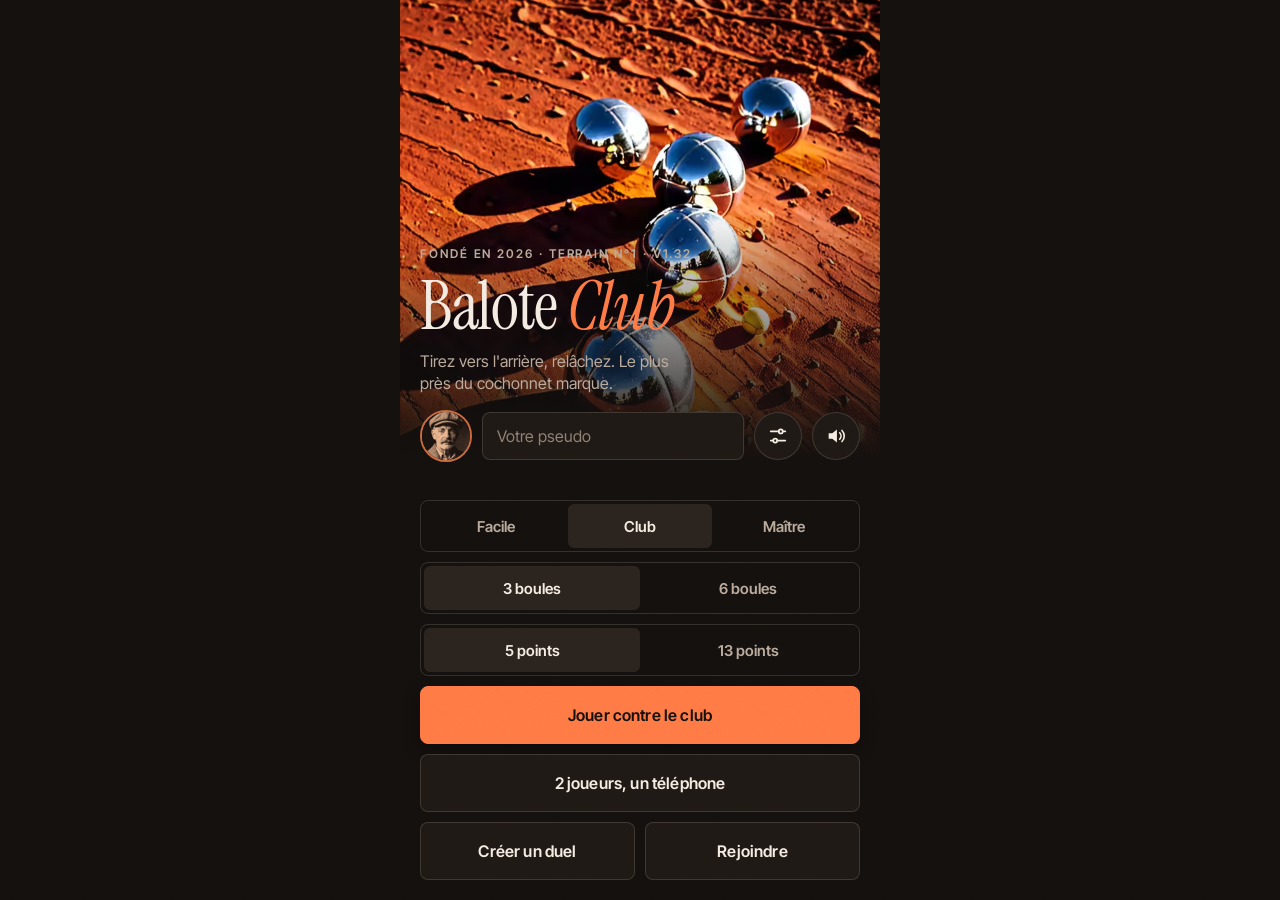
<file: index.html>
<!doctype html>
<html lang="fr">
<head>
  <meta charset="utf-8">
  <meta name="viewport" content="width=device-width, initial-scale=1, viewport-fit=cover">
  <meta name="theme-color" content="#14100e">
  <meta name="description" content="Balote Club — pétanque tour par tour, en solo contre le club ou en duel à distance.">
  <title>Balote Club</title>
  <link rel="icon" href="data:image/svg+xml,%3Csvg xmlns='http://www.w3.org/2000/svg' viewBox='0 0 32 32'%3E%3Ccircle cx='16' cy='16' r='15' fill='%2314100e'/%3E%3Ccircle cx='16' cy='16' r='9' fill='%23c96a3f'/%3E%3Ccircle cx='13' cy='13' r='3' fill='%23f0a17c'/%3E%3C/svg%3E">
  <link rel="preload" href="assets/fonts/instrument-serif-latin-400.woff2" as="font" type="font/woff2" crossorigin>
  <link rel="preload" href="assets/fonts/inter-tight-latin-600.woff2" as="font" type="font/woff2" crossorigin>
  <link rel="preload" as="image" type="image/avif"
        imagesrcset="assets/img/hero-720.avif 720w, assets/img/hero-1080.avif 1080w, assets/img/hero-1440.avif 1440w"
        imagesizes="(min-width: 560px) 480px, 100vw" fetchpriority="high">
  <link rel="stylesheet" href="css/tokens.css">
  <link rel="stylesheet" href="css/app.css">
  <script type="module" src="js/main.js"></script>
</head>
<body>
  <div class="grain" aria-hidden="true"></div>

  <main id="app" class="app">

    <!-- Menu -->
    <section id="ecran-menu" class="ecran ecran--menu est-actif" aria-labelledby="titre-menu">
      <picture class="hero">
        <source type="image/avif" srcset="assets/img/hero-720.avif 720w, assets/img/hero-1080.avif 1080w, assets/img/hero-1440.avif 1440w" sizes="(min-width: 560px) 480px, 100vw">
        <source type="image/webp" srcset="assets/img/hero-720.webp 720w, assets/img/hero-1080.webp 1080w, assets/img/hero-1440.webp 1440w" sizes="(min-width: 560px) 480px, 100vw">
        <img src="assets/img/hero-1080.webp" width="1080" height="1350" alt="Trois boules et un cochonnet sur l'argile, en lumière rasante de fin de journée" loading="eager" fetchpriority="high" decoding="async">
      </picture>
      <div class="menu-corps">
        <p class="surtitre">Fondé en 2026 · Terrain n°1 · <span id="version"></span></p>
        <h1 id="titre-menu" class="titre">Balote <em>Club</em></h1>
        <p class="accroche">Tirez vers l'arrière, relâchez. Le plus près du cochonnet marque.</p>

        <div class="profil">
          <button type="button" class="avatar-btn" id="btn-avatar" aria-label="Changer d'avatar">
            <img id="avatar-moi" src="assets/avatars/01.webp" width="48" height="48" alt="">
          </button>
          <label class="champ champ--pseudo">
            <span class="sr">Pseudo</span>
            <input id="pseudo" type="text" maxlength="14" autocomplete="nickname" spellcheck="false" placeholder="Votre pseudo">
          </label>
          <button type="button" class="icone-btn" id="btn-reglages" aria-label="Réglages">
            <svg viewBox="0 0 24 24" width="22" height="22" aria-hidden="true"><path d="M4 7h9M17 7h3M4 17h3M11 17h9" stroke="currentColor" stroke-width="1.8" stroke-linecap="round" fill="none"/><circle cx="15" cy="7" r="2.2" fill="none" stroke="currentColor" stroke-width="1.8"/><circle cx="9" cy="17" r="2.2" fill="none" stroke="currentColor" stroke-width="1.8"/></svg>
          </button>
          <button type="button" class="icone-btn" id="btn-son" aria-pressed="true" aria-label="Son activé">
            <svg viewBox="0 0 24 24" width="22" height="22" aria-hidden="true"><path class="ic-hp" d="M4 9h4l5-4v14l-5-4H4z" fill="currentColor"/><path class="ic-on" d="M16 8.5a5 5 0 0 1 0 7M18.5 6a8.5 8.5 0 0 1 0 12" stroke="currentColor" stroke-width="1.8" fill="none" stroke-linecap="round"/><path class="ic-off" d="M16 9l5 6M21 9l-5 6" stroke="currentColor" stroke-width="1.8" stroke-linecap="round"/></svg>
          </button>
        </div>

        <p class="message message--pseudo" id="pseudo-msg" role="status"></p>

        <div class="actions">
          <div class="segment" role="radiogroup" aria-label="Niveau du bot">
            <button type="button" role="radio" aria-checked="false" data-niveau="0">Facile</button>
            <button type="button" role="radio" aria-checked="true" data-niveau="1">Club</button>
            <button type="button" role="radio" aria-checked="false" data-niveau="2">Maître</button>
          </div>
          <div class="segment segment--boules" role="radiogroup" aria-label="Boules par joueur (solo)">
            <button type="button" role="radio" aria-checked="true" data-boules="3">3 boules</button>
            <button type="button" role="radio" aria-checked="false" data-boules="6">6 boules</button>
          </div>
          <div class="segment segment--but" role="radiogroup" aria-label="Points pour gagner (solo et deux joueurs)">
            <button type="button" role="radio" aria-checked="true" data-but="5">5 points</button>
            <button type="button" role="radio" aria-checked="false" data-but="13">13 points</button>
          </div>
          <button type="button" class="btn btn--plein" id="btn-solo">Jouer contre le club</button>
          <button type="button" class="btn" id="btn-local">2 joueurs, un téléphone</button>
          <div class="rangee">
            <button type="button" class="btn" id="btn-creer">Créer un duel</button>
            <button type="button" class="btn" id="btn-rejoindre">Rejoindre</button>
          </div>
        </div>
      </div>
    </section>

    <!-- Rejoindre -->
    <section id="ecran-rejoindre" class="ecran ecran--salon" aria-labelledby="titre-rejoindre" hidden>
      <div class="fond-ambiance" aria-hidden="true"></div>
      <div class="salon-corps">
        <p class="surtitre">Duel à distance</p>
        <h2 id="titre-rejoindre" class="titre titre--m">Entrer le code</h2>
        <form id="form-code" class="form-code" autocomplete="off">
          <label class="champ champ--code">
            <span class="sr">Code du salon</span>
            <input id="saisie-code" type="text" inputmode="text" maxlength="5" pattern="[A-Za-z0-9]{5}" autocapitalize="characters" spellcheck="false" placeholder="A1B2C" required>
          </label>
          <p id="erreur-code" class="message message--erreur" role="alert"></p>
          <button type="submit" class="btn btn--plein">Rejoindre la partie</button>
        </form>
        <button type="button" class="btn btn--fantome" data-retour>Retour</button>
      </div>
    </section>

    <!-- Salon -->
    <section id="ecran-salon" class="ecran ecran--salon" aria-labelledby="titre-salon" hidden>
      <div class="fond-ambiance" aria-hidden="true"></div>
      <div class="salon-corps">
        <p class="surtitre">Salon privé</p>
        <h2 id="titre-salon" class="titre titre--m">Code du duel</h2>
        <p id="code-salon" class="code" aria-live="polite">-----</p>
        <button type="button" class="btn" id="btn-copier">Copier le lien</button>
        <div class="vs">
          <div class="joueur joueur--rouge">
            <img id="salon-avatar-0" src="assets/avatars/01.webp" width="72" height="72" alt="">
            <span id="salon-nom-0">Vous</span>
          </div>
          <span class="vs-sep">contre</span>
          <div class="joueur joueur--bleu">
            <img id="salon-avatar-1" src="assets/avatars/01.webp" width="72" height="72" alt="" class="est-vide">
            <span id="salon-nom-1">En attente</span>
          </div>
        </div>
        <p id="statut-salon" class="message" aria-live="polite">En attente d'un adversaire…</p>
        <button type="button" class="btn btn--fantome" id="btn-annuler-salon">Annuler</button>
      </div>
    </section>

    <!-- Jeu -->
    <section id="ecran-jeu" class="ecran ecran--jeu" aria-label="Partie en cours" hidden>
      <div class="scene">
        <canvas id="terrain" tabindex="0" aria-label="Terrain. Glissez vers l'arrière puis relâchez pour lancer. Au clavier : flèches gauche et droite pour viser, haut et bas pour doser, espace pour lancer."></canvas>
        <header class="hud">
          <div class="chip chip--rouge">
            <img id="hud-avatar-0" src="assets/avatars/01.webp" width="32" height="32" alt="">
            <div class="chip-txt"><span id="hud-nom-0" class="chip-nom">Vous</span><span class="chip-boules" id="hud-boules-0" aria-label="Boules restantes">3</span></div>
            <strong id="hud-score-0" class="chip-score">0</strong>
          </div>
          <p class="hud-manche" id="hud-manche">Mène 1</p>
          <div class="chip chip--bleu">
            <strong id="hud-score-1" class="chip-score">0</strong>
            <div class="chip-txt"><span id="hud-nom-1" class="chip-nom">Club</span><span class="chip-boules" id="hud-boules-1" aria-label="Boules restantes">3</span></div>
            <img id="hud-avatar-1" src="assets/avatars/02.webp" width="32" height="32" alt="">
          </div>
        </header>
        <p id="score-live" class="sr" aria-live="polite"></p>
        <div class="bas">
          <p id="bandeau" class="bandeau" aria-live="assertive">À vous de jouer</p>
          <button type="button" class="icone-btn icone-btn--sombre" id="btn-observer" aria-pressed="false" aria-label="Observer le terrain : déplacer et zoomer la vue">
            <svg viewBox="0 0 24 24" width="20" height="20" aria-hidden="true"><path d="M2 12s3.6-6.5 10-6.5S22 12 22 12s-3.6 6.5-10 6.5S2 12 2 12z" fill="none" stroke="currentColor" stroke-width="1.8" stroke-linejoin="round"/><circle cx="12" cy="12" r="3" fill="currentColor"/></svg>
          </button>
          <button type="button" class="icone-btn icone-btn--sombre" id="btn-quitter" aria-label="Quitter la partie">
            <svg viewBox="0 0 24 24" width="20" height="20" aria-hidden="true"><path d="M6 6l12 12M18 6L6 18" stroke="currentColor" stroke-width="2" stroke-linecap="round"/></svg>
          </button>
        </div>
      </div>
    </section>

    <!-- Fin -->
    <section id="ecran-fin" class="ecran ecran--fin" aria-labelledby="titre-fin" hidden>
      <div class="fond-ambiance" aria-hidden="true"></div>
      <div class="salon-corps">
        <p class="surtitre" id="fin-surtitre">Fin de partie</p>
        <h2 id="titre-fin" class="titre">Victoire</h2>
        <div class="vs vs--fin">
          <div class="joueur joueur--rouge">
            <img id="fin-avatar-0" src="assets/avatars/01.webp" width="72" height="72" alt="">
            <span id="fin-nom-0">Vous</span>
            <strong id="fin-score-0" class="score-fin">5</strong>
          </div>
          <span class="vs-sep">à</span>
          <div class="joueur joueur--bleu">
            <img id="fin-avatar-1" src="assets/avatars/02.webp" width="72" height="72" alt="">
            <span id="fin-nom-1">Club</span>
            <strong id="fin-score-1" class="score-fin">3</strong>
          </div>
        </div>
        <p id="fin-detail" class="message"></p>
        <button type="button" class="btn btn--plein" id="btn-rejouer">Rejouer</button>
        <button type="button" class="btn btn--fantome" data-retour>Menu</button>
      </div>
    </section>

    <!-- Chargement -->
    <div id="chargement" class="chargement" role="status" aria-live="polite">
      <p class="titre titre--m">Balote <em>Club</em></p>
      <div class="jauge" aria-hidden="true"><span id="jauge-remplie"></span></div>
      <p id="chargement-txt" class="message">Chargement…</p>
      <button type="button" class="btn" id="btn-reessayer" hidden>Réessayer</button>
    </div>
  </main>

  <dialog id="dialogue-avatar" class="dialogue dialogue--profil" aria-labelledby="titre-avatar">
    <h2 id="titre-avatar" class="titre titre--s">Mon profil</h2>
    <div class="reglage">
      <p class="reglage-nom">Portrait</p>
      <div class="grille-avatars" id="grille-avatars"></div>
      <button type="button" class="btn" id="btn-photo">Utiliser ma photo</button>
      <input type="file" id="fichier-photo" accept="image/*" hidden>
    </div>
    <div class="reglage">
      <p class="reglage-nom">Pseudo réservé</p>
      <p class="reglage-aide" id="compte-etat">Sans réservation, votre pseudo est libre tant que personne ne l'a réservé.</p>
      <form id="form-reserver" class="form-compte" autocomplete="off">
        <label class="sr" for="mdp-reserver">Mot de passe</label>
        <input id="mdp-reserver" type="password" minlength="8" maxlength="64" autocomplete="new-password" placeholder="Mot de passe (8 caractères minimum)" required>
        <button type="submit" class="btn btn--plein" id="btn-reserver">Réserver mon pseudo</button>
      </form>
      <details class="deja" id="bloc-connexion">
        <summary>J'ai déjà un pseudo réservé</summary>
        <form id="form-connexion" class="form-compte" autocomplete="off">
          <label class="sr" for="connexion-pseudo">Pseudo</label>
          <input id="connexion-pseudo" type="text" maxlength="14" autocomplete="username" placeholder="Pseudo" required>
          <label class="sr" for="connexion-mdp">Mot de passe</label>
          <input id="connexion-mdp" type="password" maxlength="64" autocomplete="current-password" placeholder="Mot de passe" required>
          <button type="submit" class="btn">Me connecter</button>
        </form>
      </details>
      <button type="button" class="btn" id="btn-deconnexion" hidden>Se déconnecter de ce pseudo</button>
      <p class="message" id="compte-message" role="status"></p>
    </div>
    <button type="button" class="btn btn--fantome" id="btn-fermer-avatar">Fermer</button>
  </dialog>

  <dialog id="dialogue-reglages" class="dialogue" aria-labelledby="titre-reglages">
    <h2 id="titre-reglages" class="titre titre--s">Réglages</h2>
    <div class="reglage">
      <p class="reglage-nom">Roulage</p>
      <div class="segment segment--sol" role="radiogroup" aria-label="Terrain (solo et deux joueurs)">
        <button type="button" role="radio" aria-checked="false" data-sol="lisse">Lisse</button>
        <button type="button" role="radio" aria-checked="true" data-sol="terre">Terre</button>
        <button type="button" role="radio" aria-checked="false" data-sol="gravier">Gravier</button>
      </div>
      <p class="reglage-aide">Lisse roule le plus, gravier le moins.</p>
    </div>
    <div class="reglage">
      <label class="reglage-nom" for="reglage-cailloux">Cailloux <output id="sortie-cailloux">30 %</output></label>
      <input type="range" id="reglage-cailloux" min="0" max="100" step="10" value="30">
      <p class="reglage-aide">Ils dévient les boules : plus il y en a, plus c'est dur.</p>
    </div>
    <div class="reglage">
      <p class="reglage-nom">Longueur</p>
      <div class="segment segment--longueur" role="radiogroup" aria-label="Longueur du terrain (solo et deux joueurs)">
        <button type="button" role="radio" aria-checked="true" data-longueur="normal">Normal</button>
        <button type="button" role="radio" aria-checked="false" data-longueur="long">Long</button>
        <button type="button" role="radio" aria-checked="false" data-longueur="tresLong">Très long</button>
      </div>
    </div>
    <div class="reglage">
      <label class="reglage-nom" for="reglage-musique">Musique <output id="sortie-musique">40 %</output></label>
      <input type="range" id="reglage-musique" min="0" max="100" step="10" value="40">
      <label class="sr" for="reglage-piste">Piste</label>
      <select id="reglage-piste" class="liste"></select>
      <p class="reglage-aide" id="piste-en-cours">Six ambiances chill, enchaînées ou au choix.</p>
    </div>
    <div class="reglage">
      <p class="reglage-nom">Effets sonores</p>
      <button type="button" class="btn" id="btn-test-son">Tester le son</button>
      <p class="reglage-aide" id="diag-son" role="status"></p>
    </div>
    <p class="reglage-aide">Les duels en ligne utilisent toujours Terre, 30 % de cailloux et la longueur normale.</p>
    <button type="button" class="btn btn--plein" id="btn-fermer-reglages">Fermer</button>
  </dialog>

  <dialog id="dialogue-passage" class="dialogue" aria-labelledby="titre-passage">
    <h2 id="titre-passage" class="titre titre--s">Au tour de Joueur</h2>
    <p class="message">Passez-lui le téléphone, puis touchez Prêt.</p>
    <button type="button" class="btn btn--plein" id="btn-passage-pret">Prêt</button>
  </dialog>

  <dialog id="dialogue-quitter" class="dialogue" aria-labelledby="titre-quitter">
    <h2 id="titre-quitter" class="titre titre--s">Quitter la partie ?</h2>
    <p class="message" id="quitter-detail">La partie en cours sera perdue.</p>
    <div class="rangee">
      <button type="button" class="btn" id="btn-quitter-non">Continuer</button>
      <button type="button" class="btn btn--plein" id="btn-quitter-oui">Quitter</button>
    </div>
  </dialog>
</body>
</html>
</file>
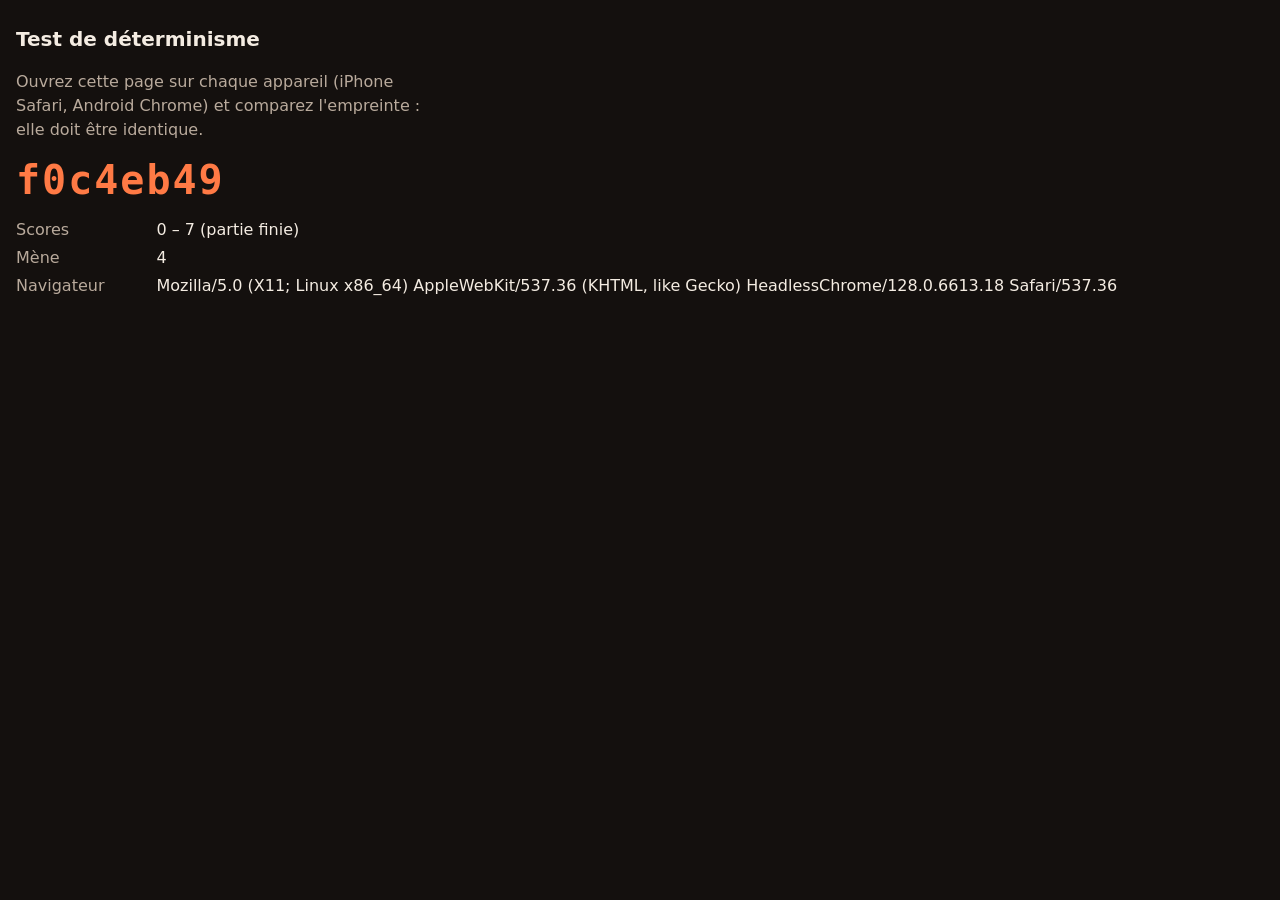
<file: tests/determinisme.html>
<!doctype html>
<html lang="fr">
<head>
  <meta charset="utf-8">
  <meta name="viewport" content="width=device-width, initial-scale=1">
  <title>Balote Club — test de déterminisme</title>
  <style>
    body { margin: 0; padding: 24px 16px; background: #14100e; color: #f4ece2; font: 16px/1.5 system-ui, sans-serif; }
    h1 { font-size: 1.25rem; margin: 0 0 12px; }
    .empreinte { font: 600 2.5rem/1.1 ui-monospace, Menlo, monospace; color: #ff7a45; letter-spacing: 0.05em; margin: 16px 0; }
    dl { display: grid; grid-template-columns: auto 1fr; gap: 4px 12px; margin: 0; }
    dt { color: #b9aa9c; }
    p { color: #b9aa9c; max-width: 40ch; }
  </style>
</head>
<body>
  <h1>Test de déterminisme</h1>
  <p>Ouvrez cette page sur chaque appareil (iPhone Safari, Android Chrome) et comparez l'empreinte : elle doit être identique.</p>
  <p class="empreinte" id="empreinte">…</p>
  <dl>
    <dt>Scores</dt><dd id="scores">…</dd>
    <dt>Mène</dt><dd id="mene">…</dd>
    <dt>Navigateur</dt><dd id="ua">…</dd>
  </dl>
  <script type="module">
    import { executerReference } from './scenario.js';
    const r = executerReference();
    document.getElementById('empreinte').textContent = r.empreinte;
    document.getElementById('scores').textContent = r.scores.join(' – ') + (r.fini ? ' (partie finie)' : '');
    document.getElementById('mene').textContent = r.mene;
    document.getElementById('ua').textContent = navigator.userAgent;
  </script>
</body>
</html>
</file>
<file: css/tokens.css>
@font-face {
  font-family: "Instrument Serif";
  src: url("../assets/fonts/instrument-serif-latin-400.woff2") format("woff2");
  font-weight: 400;
  font-style: normal;
  font-display: swap;
}
@font-face {
  font-family: "Instrument Serif";
  src: url("../assets/fonts/instrument-serif-latin-400-italic.woff2") format("woff2");
  font-weight: 400;
  font-style: italic;
  font-display: swap;
}
/* Google Fonts sert Inter Tight en police variable : les fichiers 400 et 600 sont
   identiques, on n'en charge qu'un pour couvrir les deux graisses. */
@font-face {
  font-family: "Inter Tight";
  src: url("../assets/fonts/inter-tight-latin-600.woff2") format("woff2");
  font-weight: 400 600;
  font-display: swap;
}

:root {
  /* Palette */
  --argile: #c96a3f;
  --braise: #ff7a45;
  --espresso: #14100e;
  --espresso-2: #1f1915;
  --espresso-3: #2b231e;
  --creme: #f4ece2;
  --creme-2: #b9aa9c;
  --ok: #8fc98a;
  --erreur: #ff8a7a;
  --rouge-equipe: #e07a4f;
  --bleu-equipe: #8fb0d4;
  --ligne: rgba(244, 236, 226, 0.14);

  /* Typo */
  --serif: "Instrument Serif", Georgia, "Times New Roman", serif;
  --sans: "Inter Tight", system-ui, -apple-system, "Segoe UI", Roboto, sans-serif;

  /* Rayons */
  --r-1: 4px;
  --r-2: 8px;
  --r-3: 14px;
  --r-rond: 999px;

  /* Ombres */
  --ombre-1: 0 1px 2px rgba(0, 0, 0, 0.35);
  --ombre-2: 0 6px 16px rgba(0, 0, 0, 0.4);
  --ombre-3: 0 18px 44px rgba(0, 0, 0, 0.55);

  /* Courbes */
  --ease-sortie: cubic-bezier(0.16, 1, 0.3, 1);
  --ease-ressort: cubic-bezier(0.34, 1.4, 0.64, 1);

  /* Zones sûres */
  --safe-t: env(safe-area-inset-top, 0px);
  --safe-b: env(safe-area-inset-bottom, 0px);

  --bouton-h: 58px;
  --gouttiere: 20px;
}
</file>
<file: css/app.css>
*, *::before, *::after { box-sizing: border-box; }

html, body {
  margin: 0;
  height: 100%;
  background: var(--espresso);
  color: var(--creme);
  font-family: var(--sans);
  font-size: 16px;
  line-height: 1.4;
  overscroll-behavior: none;
  -webkit-text-size-adjust: 100%;
  -webkit-tap-highlight-color: transparent;
}
body { overflow: hidden; }

img { display: block; max-width: 100%; }
button, input { font: inherit; color: inherit; }
[hidden] { display: none !important; }

.sr {
  position: absolute; width: 1px; height: 1px; margin: -1px; padding: 0;
  overflow: hidden; clip: rect(0 0 0 0); white-space: nowrap; border: 0;
}

:focus { outline: none; }
:focus-visible {
  outline: 2px solid var(--braise);
  outline-offset: 3px;
}

/* Grain argentique : overlay inerte */
.grain {
  position: fixed; inset: 0; z-index: 50; pointer-events: none;
  opacity: 0.07; mix-blend-mode: overlay;
  background-image: url("data:image/svg+xml;utf8,<svg xmlns='http://www.w3.org/2000/svg' width='160' height='160'><filter id='n'><feTurbulence type='fractalNoise' baseFrequency='.9' numOctaves='2' stitchTiles='stitch'/></filter><rect width='100%' height='100%' filter='url(%23n)'/></svg>");
}

/* Coque : colonne portrait centrée */
.app {
  position: relative;
  width: 100%;
  max-width: 480px;
  height: 100vh;
  height: 100dvh;
  margin: 0 auto;
  overflow: hidden;
  background: var(--espresso);
}

.ecran {
  position: absolute; inset: 0;
  display: flex; flex-direction: column;
  opacity: 0;
  transform: translateY(12px);
  transition: opacity 0.32s var(--ease-sortie), transform 0.42s var(--ease-sortie);
  pointer-events: none;
}
.ecran.est-actif { opacity: 1; transform: none; pointer-events: auto; }

/* Typo */
.surtitre {
  margin: 0;
  font-size: 0.75rem; font-weight: 600;
  letter-spacing: 0.16em; text-transform: uppercase;
  color: var(--creme-2);
}
.titre {
  margin: 0;
  font-family: var(--serif); font-weight: 400;
  font-size: clamp(3rem, 15vw, 4.25rem);
  line-height: 0.92; letter-spacing: -0.02em;
}
.titre em { font-style: italic; color: var(--braise); }
.titre--m { font-size: 2.5rem; }
.titre--s { font-size: 1.75rem; }
.accroche { margin: 0; color: var(--creme-2); max-width: 30ch; }
.message { margin: 0; min-height: 1.4em; color: var(--creme-2); text-align: center; }
.message--erreur { color: var(--erreur); }

/* Boutons */
.btn {
  display: inline-flex; align-items: center; justify-content: center;
  min-height: var(--bouton-h);
  padding: 0 22px;
  border: 1px solid var(--ligne);
  border-radius: var(--r-2);
  background: var(--espresso-2);
  font-weight: 600; font-size: 1rem; letter-spacing: 0.01em;
  cursor: pointer;
  transition: transform 0.18s var(--ease-ressort), background-color 0.2s, border-color 0.2s;
  touch-action: manipulation;
}
.btn:hover { border-color: rgba(244, 236, 226, 0.3); }
.btn:active { transform: scale(0.97); }
.btn[disabled] { opacity: 0.5; cursor: default; }
.btn--plein {
  background: var(--braise); border-color: var(--braise); color: var(--espresso);
  box-shadow: var(--ombre-2);
}
.btn--plein:hover { background: #ff8c5e; border-color: #ff8c5e; }
.btn--fantome { background: transparent; border-color: transparent; color: var(--creme-2); }

.icone-btn {
  flex: none;
  display: grid; place-items: center;
  width: 48px; height: 48px;
  border: 1px solid var(--ligne); border-radius: var(--r-rond);
  background: var(--espresso-2); cursor: pointer;
}
.icone-btn--sombre { background: rgba(20, 16, 14, 0.7); }
#btn-son .ic-off { display: none; }
#btn-son[aria-pressed="false"] .ic-on { display: none; }
#btn-son[aria-pressed="false"] .ic-off { display: inline; }

.rangee { display: flex; gap: 10px; }
.rangee > * { flex: 1; }

/* Menu */
.ecran--menu { justify-content: flex-end; }
.hero {
  position: absolute; inset: 0 0 auto 0;
  height: 52%;
}
.hero img { width: 100%; height: 100%; object-fit: cover; object-position: 50% 30%; }
.hero::after {
  content: ""; position: absolute; inset: 0;
  background: linear-gradient(180deg, rgba(20, 16, 14, 0) 45%, var(--espresso) 98%);
}
.menu-corps {
  position: relative;
  display: flex; flex-direction: column; gap: 12px;
  padding: 0 var(--gouttiere) calc(var(--gouttiere) + var(--safe-b));
}
.profil { display: flex; align-items: center; gap: 10px; margin-top: 4px; }
.avatar-btn {
  flex: none; padding: 0; width: 52px; height: 52px;
  border: 2px solid var(--argile); border-radius: var(--r-rond);
  overflow: hidden; background: var(--espresso-3); cursor: pointer;
}
.avatar-btn img { width: 100%; height: 100%; object-fit: cover; }
.champ { display: block; flex: 1; }
.champ input {
  width: 100%; min-height: 48px; padding: 0 14px;
  border: 1px solid var(--ligne); border-radius: var(--r-2);
  background: var(--espresso-2);
  font-size: 1rem;
}
.champ input::placeholder { color: #8f8174; }
.champ input:focus-visible { outline-offset: 0; }

.actions { display: flex; flex-direction: column; gap: 10px; margin-top: 4px; }
.segment {
  display: flex; padding: 3px;
  border: 1px solid var(--ligne); border-radius: var(--r-2);
}
.segment button {
  flex: 1; min-height: 44px;
  border: 0; border-radius: 6px; background: transparent;
  color: var(--creme-2); font-weight: 600; font-size: 0.9375rem; cursor: pointer;
}
.segment button[aria-checked="true"] { background: var(--espresso-3); color: var(--creme); }

/* Salon / fin */
.ecran--salon, .ecran--fin { justify-content: center; }
.fond-ambiance {
  position: absolute; inset: 0;
  background-color: var(--espresso);
  background-size: cover; background-position: center;
  opacity: 0.35;
}
.fond-ambiance::after {
  content: ""; position: absolute; inset: 0;
  background: radial-gradient(ellipse at 50% 40%, rgba(20, 16, 14, 0.2), var(--espresso) 85%);
}
.salon-corps {
  position: relative;
  display: flex; flex-direction: column; align-items: stretch; gap: 14px;
  padding: calc(var(--gouttiere) + var(--safe-t)) var(--gouttiere) calc(var(--gouttiere) + var(--safe-b));
  text-align: center;
}
.code {
  margin: 0;
  font-family: var(--serif); font-size: 4rem; line-height: 1;
  letter-spacing: 0.12em; color: var(--braise);
}
.form-code { display: flex; flex-direction: column; gap: 12px; }
.champ--code input {
  min-height: 72px; text-align: center;
  font-family: var(--serif); font-size: 2.5rem; letter-spacing: 0.2em; text-transform: uppercase;
}
.vs { display: flex; align-items: center; justify-content: center; gap: 18px; margin: 10px 0; }
.joueur { display: flex; flex-direction: column; align-items: center; gap: 6px; width: 110px; font-weight: 600; }
.joueur img {
  width: 72px; height: 72px; border-radius: var(--r-rond); object-fit: cover;
  border: 2px solid var(--rouge-equipe); background: var(--espresso-3);
}
.joueur--bleu img { border-color: var(--bleu-equipe); }
.joueur img.est-vide { opacity: 0.25; filter: grayscale(1); }
.joueur span { max-width: 100%; overflow: hidden; text-overflow: ellipsis; white-space: nowrap; }
.vs-sep { font-family: var(--serif); font-style: italic; color: var(--creme-2); font-size: 1.25rem; }
.score-fin { font-family: var(--serif); font-weight: 400; font-size: 3.5rem; line-height: 1; }

/* Jeu */
.ecran--jeu { background: #1a1310; }
.scene { position: relative; flex: 1; overflow: hidden; }
#terrain {
  position: absolute; inset: 0; width: 100%; height: 100%;
  touch-action: none; user-select: none; -webkit-user-select: none;
  cursor: crosshair;
}
#terrain:focus-visible { outline-offset: -3px; }
.hud {
  position: absolute; top: 0; left: 0; right: 0;
  display: flex; align-items: flex-start; justify-content: space-between; gap: 6px;
  padding: calc(10px + var(--safe-t)) 10px 0;
  pointer-events: none;
}
.chip {
  display: flex; align-items: center; gap: 8px;
  padding: 4px 10px 4px 4px;
  border-radius: var(--r-rond);
  background: rgba(20, 16, 14, 0.78);
  border: 1px solid var(--ligne);
  box-shadow: var(--ombre-1);
  transition: border-color 0.25s, box-shadow 0.25s;
}
.chip--bleu { flex-direction: row; padding: 4px 4px 4px 10px; }
.chip img { width: 32px; height: 32px; border-radius: var(--r-rond); object-fit: cover; border: 1.5px solid var(--rouge-equipe); }
.chip--bleu img { border-color: var(--bleu-equipe); }
.chip-txt { display: flex; flex-direction: column; line-height: 1.1; min-width: 0; }
.chip--bleu .chip-txt { text-align: right; }
.chip-nom { font-size: 0.75rem; font-weight: 600; max-width: 76px; overflow: hidden; text-overflow: ellipsis; white-space: nowrap; }
.chip-boules { font-size: 0.6875rem; color: var(--creme-2); letter-spacing: 0.2em; }
.chip-score { font-family: var(--serif); font-weight: 400; font-size: 1.75rem; line-height: 1; min-width: 1ch; text-align: center; }
.chip.est-au-tour { border-color: var(--braise); box-shadow: 0 0 0 1px var(--braise), var(--ombre-2); }
.hud-manche {
  margin: 10px 0 0; font-size: 0.6875rem; font-weight: 600;
  letter-spacing: 0.16em; text-transform: uppercase; color: var(--creme-2);
}
.bas {
  position: absolute; left: 0; right: 0; bottom: 0;
  display: flex; align-items: center; gap: 10px;
  padding: 0 10px calc(8px + var(--safe-b));
  pointer-events: none;
}
.bas > * { pointer-events: auto; }
.bas .icone-btn { width: 44px; height: 44px; }
.bandeau {
  flex: 1; margin: 0;
  min-height: 44px; display: flex; align-items: center; justify-content: center;
  padding: 0 14px;
  border-radius: var(--r-rond);
  background: rgba(20, 16, 14, 0.78);
  border: 1px solid var(--ligne);
  font-weight: 600; font-size: 0.9375rem; text-align: center;
  pointer-events: none;
}
.bandeau.est-moi { color: var(--braise); border-color: rgba(255, 122, 69, 0.45); }

/* Chargement */
.chargement {
  position: absolute; inset: 0; z-index: 20;
  display: flex; flex-direction: column; align-items: center; justify-content: center; gap: 18px;
  background: var(--espresso);
  transition: opacity 0.35s var(--ease-sortie);
}
.chargement.est-fini { opacity: 0; pointer-events: none; }
.jauge { width: 180px; height: 3px; border-radius: 2px; background: var(--espresso-3); overflow: hidden; }
#jauge-remplie { display: block; height: 100%; width: 0; background: var(--braise); transition: width 0.2s linear; }

/* Dialogues */
.dialogue {
  width: min(92vw, 400px);
  padding: 22px var(--gouttiere);
  border: 1px solid var(--ligne); border-radius: var(--r-3);
  background: var(--espresso-2); color: var(--creme);
  box-shadow: var(--ombre-3);
}
.dialogue::backdrop { background: rgba(10, 8, 7, 0.72); }
.dialogue[open] { display: flex; flex-direction: column; gap: 16px; }
.grille-avatars { display: grid; grid-template-columns: repeat(3, 1fr); gap: 12px; }
.grille-avatars button {
  padding: 0; aspect-ratio: 1; border-radius: var(--r-rond);
  border: 2px solid transparent; background: var(--espresso-3); overflow: hidden; cursor: pointer;
}
.grille-avatars button[aria-pressed="true"] { border-color: var(--braise); }
.grille-avatars img { width: 100%; height: 100%; object-fit: cover; }

/* Observation : bouton actif */
#btn-observer[aria-pressed="true"] { background: var(--braise); color: var(--espresso); }

/* Profil */
.dialogue--profil { max-height: 92vh; overflow-y: auto; }
.form-compte { display: flex; flex-direction: column; gap: 8px; }
.form-compte input {
  min-height: 44px; padding: 0 12px;
  border: 1px solid var(--ligne); border-radius: var(--r-2);
  background: var(--espresso-3); color: var(--creme); font: inherit;
}
.deja summary { cursor: pointer; color: var(--creme-2); padding: 8px 0; }
.deja[open] summary { margin-bottom: 8px; }
.message--pseudo { margin: -6px 0 0; min-height: 1.2em; font-size: 0.8125rem; }
.grille-avatars img { display: block; }

/* Réglages */
.reglage { display: flex; flex-direction: column; gap: 8px; }
.reglage-nom { margin: 0; display: flex; justify-content: space-between; font-weight: 600; }
.reglage-nom output { color: var(--braise); }
.reglage-aide { margin: 0; color: var(--creme-2); font-size: 0.8125rem; }
.liste {
  min-height: 44px; padding: 0 12px;
  border: 1px solid var(--ligne); border-radius: var(--r-2);
  background: var(--espresso-3); color: var(--creme); font: inherit;
}
.reglage input[type="range"] { width: 100%; accent-color: var(--braise); min-height: 32px; }

/* Écrans courts (iPhone SE et moins) */
@media (max-height: 700px) {
  .hero { height: 44%; }
  .menu-corps { gap: 10px; }
  .titre { font-size: 3rem; }
  .accroche { font-size: 0.9375rem; }
  .code { font-size: 3.25rem; }
}

@media (prefers-reduced-motion: reduce) {
  .ecran, .ecran.est-actif { transform: none; transition: opacity 0.2s linear; }
  .btn, .btn:active { transform: none; transition: none; }
  #jauge-remplie { transition: none; }
}
</file>
